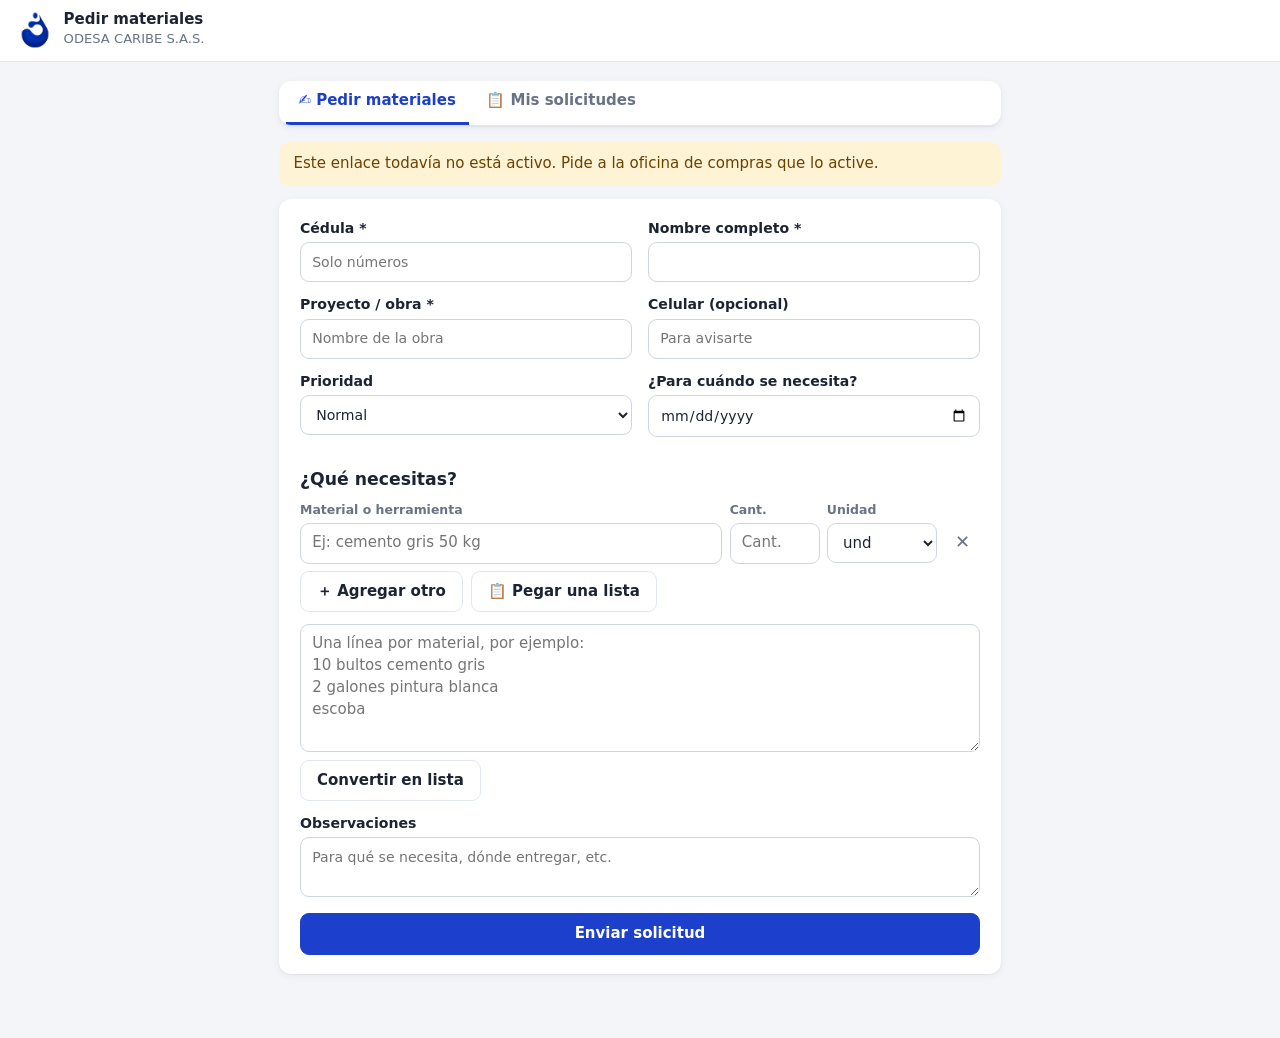
<file: solicitud.html>
<!doctype html>
<html lang="es">
<head>
  <meta charset="utf-8">
  <meta name="viewport" content="width=device-width, initial-scale=1, viewport-fit=cover">
  <meta name="robots" content="noindex, nofollow">
  <meta name="theme-color" content="#1c3fcc">
  <title>Pedir materiales</title>
  <link rel="icon" href="img/icono-64.png" type="image/png">
  <link rel="apple-touch-icon" href="img/icono.png">
  <link rel="stylesheet" href="css/styles.css?v=9">
</head>
<body class="publica">
  <header class="pub-top"><img class="brand-ico" src="img/icono.png" alt=""><div><b>Pedir materiales</b><small id="empresa"></small></div></header>
  <main class="pub">
    <div class="tabs" role="tablist">
      <button type="button" class="on" id="tabNueva" onclick="Pub.tab('nueva')">✍️ Pedir materiales</button>
      <button type="button" id="tabMias" onclick="Pub.tab('mias')">📋 Mis solicitudes</button>
    </div>
    <p id="aviso" class="alert amber" hidden></p>

    <section id="vNueva" class="card">
      <form id="fSol" novalidate>
        <div class="grid2">
          <label>Cédula *<input id="cedula" inputmode="numeric" autocomplete="off" required placeholder="Solo números"></label>
          <label>Nombre completo *<input id="nombre" autocomplete="name" required></label>
          <label>Proyecto / obra *<select id="proyecto" required><option value="">Seleccione…</option></select><input id="proyectoTxt" placeholder="Nombre de la obra" hidden></label>
          <label>Celular (opcional)<input id="celular" inputmode="tel" autocomplete="tel" placeholder="Para avisarte"></label>
          <label>Prioridad<select id="prioridad"><option value="normal">Normal</option><option value="urgente">🔴 Urgente</option></select></label>
          <label>¿Para cuándo se necesita?<input id="fechaReq" type="date"></label>
        </div>
        <h2>¿Qué necesitas?</h2>
        <div class="irow head"><span>Material o herramienta</span><span>Cant.</span><span>Unidad</span><span></span></div>
        <div id="items"></div>
        <div class="row gap wrap">
          <button type="button" class="btn" onclick="Pub.fila()">＋ Agregar otro</button>
          <button type="button" class="btn ghost" onclick="Pub.pegar()">📋 Pegar una lista</button>
        </div>
        <div id="pasteBox" class="paste" hidden>
          <textarea id="pasteTxt" rows="5" placeholder="Una línea por material, por ejemplo:&#10;10 bultos cemento gris&#10;2 galones pintura blanca&#10;escoba"></textarea>
          <button type="button" class="btn" onclick="Pub.convertir()">Convertir en lista</button>
        </div>
        <label>Observaciones<textarea id="notas" rows="2" placeholder="Para qué se necesita, dónde entregar, etc."></textarea></label>
        <input id="sitio" tabindex="-1" autocomplete="off" aria-hidden="true" style="position:absolute;left:-9999px" placeholder="No llenar">
        <p id="err" class="err" hidden></p>
        <div class="actions"><button class="btn primary block" id="enviar">Enviar solicitud</button></div>
      </form>
      <div id="listo" hidden class="listo">
        <div class="logo">✅</div>
        <h2>Solicitud enviada</h2>
        <p>Tu número de radicado es <b id="radicado" class="rad"></b>.</p>
        <p class="muted">Los jefes la revisan y verás el avance en <b>Mis solicitudes</b> con tu cédula.</p>
        <button class="btn primary" onclick="Pub.otra()">Hacer otra solicitud</button>
        <button class="btn" onclick="Pub.tab('mias')">Ver mis solicitudes</button>
      </div>
    </section>

    <section id="vMias" class="card" hidden>
      <form id="fConsulta" class="row gap wrap" novalidate>
        <label style="flex:1;min-width:180px;margin:0">Tu cédula<input id="cedulaC" inputmode="numeric" autocomplete="off" required placeholder="Solo números"></label>
        <button class="btn primary" style="align-self:flex-end">Consultar</button>
      </form>
      <div id="mias"></div>
    </section>
  </main>

  <script src="js/config.js?v=9"></script>
  <script src="js/sobre.js?v=9"></script>
  <script src="js/solicitud.js?v=9"></script>
</body>
</html>
</file>
<file: css/styles.css>
:root {
  --bg: #f3f5f9; --card: #fff; --ink: #1c2333; --muted: #697386; --line: #e2e6ee; --soft: #f6f8fb;
  --pri: #1c3fcc; --pri-d: #1532a3; --pri-s: #e9edfc;
  --green: #1e8a4c; --green-s: #e3f5ea; --red: #c2352b; --red-s: #fde8e6; --amber: #a86600; --amber-s: #fff3d6;
  --blue: #1c3fcc; --blue-s: #e9edfc; --indigo: #4a4fc4; --indigo-s: #ebebfb; --purple: #8034b0; --purple-s: #f3e8fb;
  --orange: #c45a00; --orange-s: #ffeedd; --gray: #5d6677; --gray-s: #eceff4;
  --r: 12px; --sh: 0 1px 2px rgba(20, 30, 50, .06), 0 2px 10px rgba(20, 30, 50, .05);
  color-scheme: light;
}
* { box-sizing: border-box; }
html, body { margin: 0; }
body { font: 15px/1.45 system-ui, -apple-system, "Segoe UI", Roboto, Arial, sans-serif; color: var(--ink); background: var(--bg); -webkit-text-size-adjust: 100%; }
h1 { font-size: 1.35rem; margin: 0 0 .6rem; } h2 { font-size: 1.08rem; margin: 1.1rem 0 .6rem; } h3 { font-size: .95rem; margin: 1rem 0 .5rem; }
.card > h1:first-child, .card > h2:first-child { margin-top: 0; }
a { color: var(--pri); }
small, .sm { font-size: .82rem; } .muted { color: var(--muted); }
.t-red { color: var(--red); font-weight: 600; } .t-amber { color: var(--amber); font-weight: 600; }
.row { display: flex; align-items: center; } .gap { gap: .5rem; } .wrap { flex-wrap: wrap; } .between { justify-content: space-between; gap: .6rem; } .grow { flex: 1; min-width: 0; } .mb { margin-bottom: .8rem; } .mt { margin-top: 1.4rem; }
.count { display: inline-block; min-width: 1.6em; padding: 0 .45em; border-radius: 99px; background: var(--gray-s); color: var(--gray); font-size: .8rem; text-align: center; font-weight: 600; vertical-align: middle; }
.empty { color: var(--muted); padding: 1rem 0; text-align: center; }

/* Botones */
.btn { display: inline-flex; align-items: center; gap: .35rem; justify-content: center; font: inherit; font-weight: 600; padding: .55rem 1rem; border-radius: 9px; border: 1px solid var(--line); background: #fff; color: var(--ink); cursor: pointer; text-decoration: none; white-space: nowrap; min-height: 40px; }
.btn:hover { border-color: #c5ccd8; background: var(--soft); }
.btn.primary { background: var(--pri); border-color: var(--pri); color: #fff; } .btn.primary:hover { background: var(--pri-d); }
.btn.success { background: var(--green); border-color: var(--green); color: #fff; }
.btn.danger { background: var(--red); border-color: var(--red); color: #fff; }
.btn.danger-ghost { color: var(--red); border-color: #f1c4bf; }
.btn.ghost { background: transparent; }
.btn.sm { padding: .35rem .7rem; font-size: .86rem; min-height: 34px; }
.btn.block { width: 100%; }
.icon { border: 0; background: transparent; font-size: 1.1rem; cursor: pointer; padding: .4rem; border-radius: 8px; color: var(--muted); line-height: 1; }
.icon:hover { background: var(--gray-s); }
.link { border: 0; background: none; color: var(--pri); cursor: pointer; font: inherit; text-decoration: underline; padding: 0; }

/* Formularios */
label { display: flex; flex-direction: column; gap: .25rem; font-weight: 600; font-size: .88rem; margin-bottom: .75rem; }
input, select, textarea { font: inherit; font-weight: 400; padding: .55rem .7rem; border: 1px solid #cfd5df; border-radius: 9px; background: #fff; color: var(--ink); width: 100%; min-height: 40px; }
input:focus, select:focus, textarea:focus { outline: 2px solid var(--pri-s); border-color: var(--pri); }
input[type=checkbox], input[type=radio] { width: auto; min-height: 0; accent-color: var(--pri); }
label.check { flex-direction: row; align-items: center; gap: .5rem; font-weight: 400; margin: 0; cursor: pointer; }
.checks { display: flex; flex-direction: column; gap: .45rem; margin-bottom: .6rem; }
.checks .check { padding: .45rem .6rem; border: 1px solid var(--line); border-radius: 9px; flex-wrap: wrap; }
.grid2 { display: grid; grid-template-columns: 1fr 1fr; gap: 0 1rem; } .grid3 { display: grid; grid-template-columns: repeat(3, 1fr); gap: 0 1rem; }
.actions { display: flex; justify-content: flex-end; gap: .5rem; margin-top: 1rem; flex-wrap: wrap; } .actions.left { justify-content: flex-start; }
.err { color: var(--red); min-height: 1.2em; margin: .5rem 0 0; }
details { margin: .4rem 0 1rem; } summary { cursor: pointer; color: var(--pri); font-weight: 600; margin-bottom: .6rem; }

/* Estructura */
.demo-bar { background: #fff6dc; color: #6b4b00; font-size: .84rem; padding: .35rem 1rem; text-align: center; }
.top { position: sticky; top: 0; z-index: 20; display: flex; align-items: center; gap: 1rem; padding: .55rem 1.2rem; background: #fff; border-bottom: 1px solid var(--line); }
.brand { display: flex; align-items: center; gap: .55rem; text-decoration: none; color: var(--ink); }
.brand b { display: block; line-height: 1.1; } .brand small { color: var(--muted); display: block; line-height: 1.1; }
.logo-s { font-size: 1.5rem; }
.brand-ico { height: 38px; width: 38px; object-fit: contain; border-radius: 8px; }
.login-logo { display: block; width: min(220px, 70%); height: auto; margin: 0 auto .6rem; }
.nav { display: flex; gap: .2rem; flex: 1; justify-content: center; }
.nav a { display: flex; align-items: center; gap: .35rem; padding: .45rem .75rem; border-radius: 9px; color: var(--muted); text-decoration: none; font-weight: 600; font-size: .92rem; }
.nav a:hover { background: var(--soft); color: var(--ink); } .nav a.on { background: var(--pri-s); color: var(--pri); }
.top-r { display: flex; align-items: center; gap: .3rem; margin-left: auto; }
.bell { position: relative; font-size: 1.25rem; }
.dot { position: absolute; top: -2px; right: -4px; background: var(--red); color: #fff; font-size: .68rem; font-weight: 700; border-radius: 99px; padding: 1px 5px; line-height: 1.3; }
.user { position: relative; }
.user-btn { width: 36px; height: 36px; border-radius: 50%; border: 0; background: var(--pri); color: #fff; font-weight: 700; cursor: pointer; font-size: .85rem; }
.menu { position: absolute; right: 0; top: calc(100% + 6px); background: #fff; border: 1px solid var(--line); border-radius: var(--r); box-shadow: 0 8px 30px rgba(20, 30, 50, .15); min-width: 240px; z-index: 40; overflow: hidden; }
.menu > button { display: block; width: 100%; text-align: left; border: 0; background: none; padding: .7rem 1rem; font: inherit; cursor: pointer; }
.menu > button:hover { background: var(--soft); }
.menu-h { padding: .75rem 1rem; border-bottom: 1px solid var(--line); display: flex; flex-direction: column; gap: .1rem; }
.menu-h small { color: var(--muted); }
.notif { right: 1rem; width: min(400px, calc(100vw - 32px)); max-height: 70vh; overflow-y: auto; }
.notif .menu-h { flex-direction: row; }
.notif-i { display: flex !important; flex-direction: column; gap: .15rem; border-bottom: 1px solid var(--line) !important; }
.notif-i small { color: var(--muted); } .notif-i.new { background: var(--pri-s); } .notif-i.new span { font-weight: 600; }
main { max-width: 1120px; margin: 0 auto; padding: 1.2rem 1.2rem 5rem; }
.card { background: var(--card); border-radius: var(--r); box-shadow: var(--sh); padding: 1.2rem 1.3rem; margin-bottom: 1rem; }
.card.narrow { max-width: 820px; margin-left: auto; margin-right: auto; }
.card.hl { border: 2px solid var(--pri); }
.back { display: inline-block; margin-bottom: .6rem; text-decoration: none; font-weight: 600; }

/* Login */
.login { min-height: 100vh; display: grid; place-items: center; padding: 16px; }
.login-card { width: min(420px, 100%); text-align: center; }
.login-card form { text-align: left; margin-top: 1rem; }
.logo { font-size: 3rem; }
.login-card.wide { width: min(620px, 100%); text-align: left; }
.lock { display: inline-block; background: var(--green-s); color: var(--green); font-weight: 700; font-size: .8rem; padding: .25rem .7rem; border-radius: 99px; margin: .2rem 0 .4rem; }
.steps { padding-left: 1.2rem; font-size: .9rem; color: #3b4558; } .steps li { margin-bottom: .4rem; }
.demo-users { margin-top: 1rem; border-top: 1px solid var(--line); padding-top: .8rem; }
.chip-btn { border: 1px solid var(--line); background: var(--soft); border-radius: 99px; padding: .4rem .8rem; cursor: pointer; font: inherit; font-size: .85rem; }
.chip-btn:hover { border-color: var(--pri); color: var(--pri); }

/* Badges */
.badge { display: inline-block; padding: .15rem .55rem; border-radius: 99px; font-size: .76rem; font-weight: 700; white-space: nowrap; }
.b-gray { background: var(--gray-s); color: var(--gray); } .b-amber { background: var(--amber-s); color: var(--amber); } .b-red { background: var(--red-s); color: var(--red); }
.b-blue { background: var(--blue-s); color: var(--blue); } .b-indigo { background: var(--indigo-s); color: var(--indigo); } .b-purple { background: var(--purple-s); color: var(--purple); }
.b-orange { background: var(--orange-s); color: var(--orange); } .b-green { background: var(--green-s); color: var(--green); }
.chips { display: flex; flex-wrap: wrap; gap: .3rem; justify-content: center; }
.rcard .chips { justify-content: flex-start; margin: .45rem 0; }
.chip { display: inline-block; font-size: .75rem; padding: .1rem .5rem; border-radius: 99px; background: var(--gray-s); color: var(--gray); }
.c-gray { background: var(--gray-s); color: var(--gray); } .c-amber { background: var(--amber-s); color: var(--amber); } .c-red { background: var(--red-s); color: var(--red); }
.c-blue { background: var(--blue-s); color: var(--blue); } .c-indigo { background: var(--indigo-s); color: var(--indigo); } .c-purple { background: var(--purple-s); color: var(--purple); }
.c-orange { background: var(--orange-s); color: var(--orange); } .c-green { background: var(--green-s); color: var(--green); }

/* Inicio */
.hello { display: flex; justify-content: space-between; align-items: center; gap: 1rem; margin-bottom: 1rem; flex-wrap: wrap; }
.hello h1 { margin: 0; } .hello p { margin: 0; }
.kpis { display: grid; grid-template-columns: repeat(4, 1fr); gap: .8rem; margin-bottom: 1rem; }
.kpi { background: #fff; border-radius: var(--r); box-shadow: var(--sh); padding: .9rem 1rem; display: flex; flex-direction: column; gap: .15rem; }
.kpi span { color: var(--muted); font-size: .82rem; font-weight: 600; } .kpi b { font-size: 1.45rem; font-variant-numeric: tabular-nums; } .kpi small { color: var(--muted); }
.tasks { display: flex; flex-direction: column; gap: .45rem; }
.task { display: flex; align-items: center; gap: .75rem; padding: .7rem .85rem; border: 1px solid var(--line); border-radius: 10px; text-decoration: none; color: var(--ink); }
.task:hover { border-color: var(--pri); background: var(--soft); }
.task .ic { font-size: 1.3rem; } .task b { display: block; font-weight: 600; } .task small { color: var(--muted); }

/* Lista solicitudes */
.filters { display: flex; flex-wrap: wrap; gap: .6rem; align-items: flex-end; margin: .4rem 0 1rem; }
.filters > input[type=search] { flex: 2 1 260px; } .filters > select { flex: 1 1 180px; width: auto; }
.filters label { margin: 0; flex: 1 1 160px; }
.rlist { display: grid; grid-template-columns: repeat(auto-fill, minmax(300px, 1fr)); gap: .75rem; }
.rcard { display: block; border: 1px solid var(--line); border-radius: var(--r); padding: .85rem 1rem; color: var(--ink); text-decoration: none; background: #fff; }
.rcard:hover { border-color: var(--pri); box-shadow: var(--sh); }
.rc-top { display: flex; gap: .4rem; align-items: center; flex-wrap: wrap; } .rc-p { font-weight: 600; margin-top: .3rem; }
.prog { height: 6px; background: var(--gray-s); border-radius: 99px; overflow: hidden; }
.prog span { display: block; height: 100%; background: var(--green); border-radius: 99px; }
.prog.big { width: 200px; height: 9px; }

/* Nueva */
.irow { display: grid; grid-template-columns: 1fr 90px 110px 36px; gap: .45rem; margin-bottom: .45rem; align-items: center; }
.irow.head { font-size: .78rem; color: var(--muted); font-weight: 600; margin-bottom: .2rem; }
.paste { margin: .7rem 0; display: flex; flex-direction: column; gap: .5rem; align-items: flex-start; }

/* Detalle */
.req-head { display: flex; justify-content: space-between; gap: 1rem; align-items: flex-start; flex-wrap: wrap; }
.req-head h1 { margin-bottom: .4rem; }
.meta { display: grid; grid-template-columns: repeat(auto-fill, minmax(180px, 1fr)); gap: .55rem 1rem; margin: 1rem 0 .4rem; }
.meta div { min-width: 0; } .meta .full { grid-column: 1 / -1; }
.meta dt { font-size: .76rem; color: var(--muted); font-weight: 600; text-transform: uppercase; letter-spacing: .03em; } .meta dd { margin: 0; overflow-wrap: anywhere; }
.meta.sm { font-size: .86rem; margin: .7rem 0; }
.alert { background: var(--blue-s); color: #173d78; border-radius: 10px; padding: .7rem .9rem; margin: .8rem 0; }
.alert.amber { background: var(--amber-s); color: #6b4100; }
.items { display: flex; flex-direction: column; border: 1px solid var(--line); border-radius: 10px; overflow: hidden; }
.it { display: grid; grid-template-columns: 28px 1fr auto; gap: .6rem; align-items: start; padding: .65rem .8rem; border-bottom: 1px solid var(--line); }
.it:last-child { border-bottom: 0; }
.it-n { color: var(--muted); font-weight: 700; font-size: .85rem; padding-top: .1rem; }
.it-main b { margin-right: .4rem; } .it-note { font-size: .85rem; color: #3b4558; margin-top: .2rem; }
.rev { border: 1px solid var(--line); border-radius: 10px; padding: .75rem; margin-bottom: .6rem; }
.rev-desc { margin-bottom: .5rem; }
.rev-ctl { display: flex; gap: .8rem; flex-wrap: wrap; align-items: center; margin-bottom: .5rem; }
.rev > input { min-height: 36px; }
.seg { display: inline-flex; border: 1px solid #cfd5df; border-radius: 9px; overflow: hidden; }
.seg label { margin: 0; flex-direction: row; cursor: pointer; }
.seg input { position: absolute; opacity: 0; pointer-events: none; }
.seg span { display: block; padding: .45rem .8rem; font-weight: 600; font-size: .88rem; border-right: 1px solid #cfd5df; user-select: none; }
.seg label:last-child span { border-right: 0; }
.seg-aprobado input:checked + span { background: var(--green); color: #fff; }
.seg-espera input:checked + span { background: #e39b00; color: #fff; }
.seg-rechazado input:checked + span { background: var(--red); color: #fff; }
.seg input:focus-visible + span { outline: 2px solid var(--pri); outline-offset: -2px; }
.qty { flex-direction: row; align-items: center; gap: .4rem; margin: 0; font-weight: 400; }
.qty input { width: 90px; min-height: 36px; }
.cots { display: grid; grid-template-columns: repeat(auto-fill, minmax(340px, 1fr)); gap: .8rem; }
.cot { border: 1px solid var(--line); border-radius: var(--r); padding: .85rem; min-width: 0; }
.cot.st-recibida { border-color: var(--purple); box-shadow: 0 0 0 1px var(--purple-s); }
.cot.st-aprobada { border-color: var(--orange); }
.cot.st-descartada, .cot.st-anulada, .cot.st-rechazada { opacity: .7; }
.cot header { display: flex; justify-content: space-between; gap: .5rem; align-items: center; margin-bottom: .5rem; flex-wrap: wrap; }
.cot-actions { display: flex; flex-wrap: wrap; gap: .35rem; }
.sent { display: flex; justify-content: space-between; gap: .8rem; align-items: center; padding: .7rem 0; border-bottom: 1px solid var(--line); flex-wrap: wrap; }
.compare { margin-bottom: 1rem; padding: .8rem; background: var(--soft); border-radius: var(--r); }
.compare h3 { margin-top: 0; }
td.best { background: var(--green-s); color: var(--green); font-weight: 700; }
.timeline { list-style: none; padding: 0; margin: 0; }
.timeline li { display: grid; grid-template-columns: 130px 1fr; gap: .8rem; padding: .55rem 0; border-bottom: 1px dashed var(--line); font-size: .9rem; }
.timeline time { color: var(--muted); font-size: .82rem; }

/* Tablas */
.scroll-x { overflow-x: auto; -webkit-overflow-scrolling: touch; }
.tbl { width: 100%; border-collapse: collapse; font-size: .9rem; }
.tbl th, .tbl td { padding: .5rem .55rem; border-bottom: 1px solid var(--line); text-align: left; vertical-align: top; }
.tbl th { font-size: .76rem; text-transform: uppercase; letter-spacing: .03em; color: var(--muted); background: var(--soft); white-space: nowrap; }
.tbl .r { text-align: right; font-variant-numeric: tabular-nums; }
.tbl tfoot td { border-bottom: 0; padding-top: .3rem; padding-bottom: .3rem; }
.tbl tr.tot td { font-weight: 700; font-size: 1rem; border-top: 2px solid var(--line); }
.tbl.hover tbody tr { cursor: pointer; } .tbl.hover tbody tr:hover { background: var(--soft); }
input.money { width: 120px; text-align: right; min-height: 36px; }
.cotform td { vertical-align: middle; }
.cotform tr.off td:not(:first-child) { opacity: .4; }
.cotform tr.off input:not(.incl), .cotform tr.off select { pointer-events: none; }
.cotform input.incl { width: 20px; height: 20px; min-height: 0; }
.cotform input, .cotform select { min-height: 36px; padding: .35rem .45rem; }
.cotform input[name^=prod_], .cotform input[name^=exprod_] { min-width: 200px; }
.cotform .qty-in { width: 80px; text-align: right; }
.cotform .iva-sel { width: 78px; }
.cotform select[name^=exdest_] { min-width: 190px; }
.totbox { display: flex; flex-wrap: wrap; gap: .4rem 1.2rem; justify-content: flex-end; padding: .7rem .9rem; background: var(--soft); border-radius: 10px; margin: .4rem 0 1rem; }
.totbox .big { font-size: 1.1rem; }
.lectura { background: var(--pri-s); border: 1px dashed var(--pri); border-radius: 10px; padding: .75rem .9rem .5rem; margin-bottom: .9rem; }
.lectura label { margin-bottom: .4rem; }
.lectura p { margin: 0 0 .3rem; }
.lect-trab { color: var(--pri); font-weight: 600; } .lect-ok { color: var(--green); font-weight: 600; } .lect-mal { color: var(--amber); font-weight: 600; }
.auto { background: var(--green-s) !important; border-color: var(--green) !important; }
label.check.auto { border-radius: 8px; padding: .2rem .4rem; }

/* Tabs */
.tabs { display: flex; gap: .3rem; border-bottom: 1px solid var(--line); margin-bottom: 1rem; overflow-x: auto; }
.tabs button { border: 0; background: none; font: inherit; font-weight: 600; color: var(--muted); padding: .6rem .8rem; border-bottom: 3px solid transparent; cursor: pointer; white-space: nowrap; }
.tabs button.on { color: var(--pri); border-bottom-color: var(--pri); }

/* Reportes */
.bar { height: 10px; background: var(--gray-s); border-radius: 99px; overflow: hidden; flex: 1; min-width: 60px; }
.bar span { display: block; height: 100%; background: var(--pri); border-radius: 99px; }
.bar.warn span { background: #e39b00; }
.bar.c-gray span { background: var(--gray); } .bar.c-amber span { background: #e39b00; } .bar.c-red span { background: var(--red); } .bar.c-blue span { background: var(--blue); }
.bar.c-indigo span { background: var(--indigo); } .bar.c-purple span { background: var(--purple); } .bar.c-orange span { background: var(--orange); } .bar.c-green span { background: var(--green); }
.bar[class*=" c-"] { background: var(--gray-s); }
.stages { display: flex; flex-direction: column; gap: .6rem; }
.stage { border: 1px solid var(--line); border-radius: 10px; padding: .7rem .9rem; }
.stage.slow { border-color: #e39b00; background: #fffaf0; }
.stage-h { display: flex; justify-content: space-between; gap: .5rem; flex-wrap: wrap; }
.stage-b { display: flex; align-items: center; gap: .8rem; margin: .4rem 0; }
.stage-v { min-width: 80px; text-align: right; font-variant-numeric: tabular-nums; }
.stbars { display: flex; flex-direction: column; gap: .45rem; }
.stbar { display: grid; grid-template-columns: 180px 1fr 40px; gap: .7rem; align-items: center; font-size: .9rem; }
.stbar b { text-align: right; }

/* Modal, toast, carga */
.modal-bg { position: fixed; inset: 0; background: rgba(15, 22, 36, .45); z-index: 50; display: flex; align-items: flex-start; justify-content: center; padding: 5vh 16px; overflow-y: auto; }
.modal { background: #fff; border-radius: 14px; width: min(520px, 100%); box-shadow: 0 20px 60px rgba(0, 0, 0, .25); }
.modal.wide { width: min(760px, 100%); }
.modal header { display: flex; justify-content: space-between; align-items: center; padding: .9rem 1.1rem; border-bottom: 1px solid var(--line); }
.modal header h2 { margin: 0; }
.modal-body { padding: 1rem 1.1rem 1.2rem; }
#toast { position: fixed; left: 50%; transform: translateX(-50%); bottom: 84px; z-index: 70; display: flex; flex-direction: column; gap: .4rem; align-items: center; pointer-events: none; width: calc(100% - 32px); }
.toast { background: #1c2333; color: #fff; padding: .65rem 1.1rem; border-radius: 10px; box-shadow: 0 6px 20px rgba(0, 0, 0, .25); max-width: 520px; text-align: center; }
.toast.err { background: var(--red); }
#busy { position: fixed; top: 0; left: 0; right: 0; height: 3px; z-index: 80; overflow: hidden; }
#busy .spinner { height: 100%; width: 35%; background: var(--pri); animation: carga 1s infinite ease-in-out; }
@keyframes carga { from { transform: translateX(-100%); } to { transform: translateX(300%); } }
.loading { padding: 3rem; text-align: center; color: var(--muted); }
#busy::after { content: 'Guardando…'; position: fixed; top: 10px; left: 50%; transform: translateX(-50%); background: var(--ink); color: #fff; font-size: .82rem; font-weight: 600; padding: .3rem .9rem; border-radius: 99px; box-shadow: 0 4px 14px rgba(0, 0, 0, .2); }
body.ocupado { cursor: progress; }

/* Enlace público de solicitudes */
.pub-top { display: flex; align-items: center; gap: .6rem; padding: .7rem 16px; background: #fff; border-bottom: 1px solid var(--line); position: sticky; top: 0; z-index: 10; }
.pub-top b { display: block; line-height: 1.1; } .pub-top small { color: var(--muted); }
main.pub { max-width: 760px; padding-bottom: 3rem; }
.publica .tabs { background: #fff; border-radius: var(--r); padding: 0 .4rem; box-shadow: var(--sh); }
.listo { text-align: center; padding: 1rem 0; }
.listo .rad { font-size: 1.4rem; letter-spacing: .12em; color: var(--pri); }
.listo .btn { margin: .3rem; }

/* Celular */
@media (max-width: 860px) {
  .top { padding: .5rem 16px; }
  .nav { position: fixed; bottom: 0; left: 0; right: 0; background: #fff; border-top: 1px solid var(--line); justify-content: space-around; padding: .25rem .2rem calc(.25rem + env(safe-area-inset-bottom)); z-index: 30; gap: 0; }
  .nav a { flex-direction: column; gap: 0; padding: .3rem .25rem; font-size: .68rem; flex: 1; text-align: center; }
  .nav .ni { font-size: 1.15rem; }
  main { padding: 1rem 16px 6rem; }
  .card { padding: 1rem; }
  .kpis { grid-template-columns: 1fr 1fr; }
  .grid2, .grid3 { grid-template-columns: 1fr; }
  .irow { grid-template-columns: 1fr 70px 84px 30px; gap: .3rem; }
  .irow input, .irow select { padding: .5rem .4rem; }
  .rlist, .cots { grid-template-columns: 1fr; }
  .timeline li { grid-template-columns: 1fr; gap: .1rem; }
  .prog.big { width: 100%; }
  .stbar { grid-template-columns: 120px 1fr 32px; }
  .modal-bg { padding: 0; align-items: flex-end; }
  .modal, .modal.wide { border-radius: 14px 14px 0 0; max-height: 92vh; overflow-y: auto; }
  .seg span { padding: .5rem .55rem; }
}
@media (max-width: 420px) { .brand small { display: none; } .irow { grid-template-columns: 1fr 1fr 30px; } .irow .i-desc { grid-column: 1 / -1; } .irow.head { display: none; } }
@media print { .top, .demo-bar, .nav, .actions, .cot-actions, .back { display: none !important; } body { background: #fff; } .card { box-shadow: none; } }
.enlace-card { border-left: 4px solid var(--pri); }
.brand b, .brand small { white-space: nowrap; }
.nav { min-width: 0; overflow-x: auto; scrollbar-width: none; }
.nav a { white-space: nowrap; }
@media (min-width: 861px) and (max-width: 1080px) { .nav a { padding: .45rem .5rem; font-size: .86rem; } .nav .ni { display: none; } .top { gap: .6rem; } }
.peligro { margin-top: 1.6rem; border: 1px solid #f1c4bf; background: #fff8f7; border-radius: var(--r); padding: .9rem 1.1rem; } .peligro h2 { margin-top: 0; color: var(--red); }
</file>
